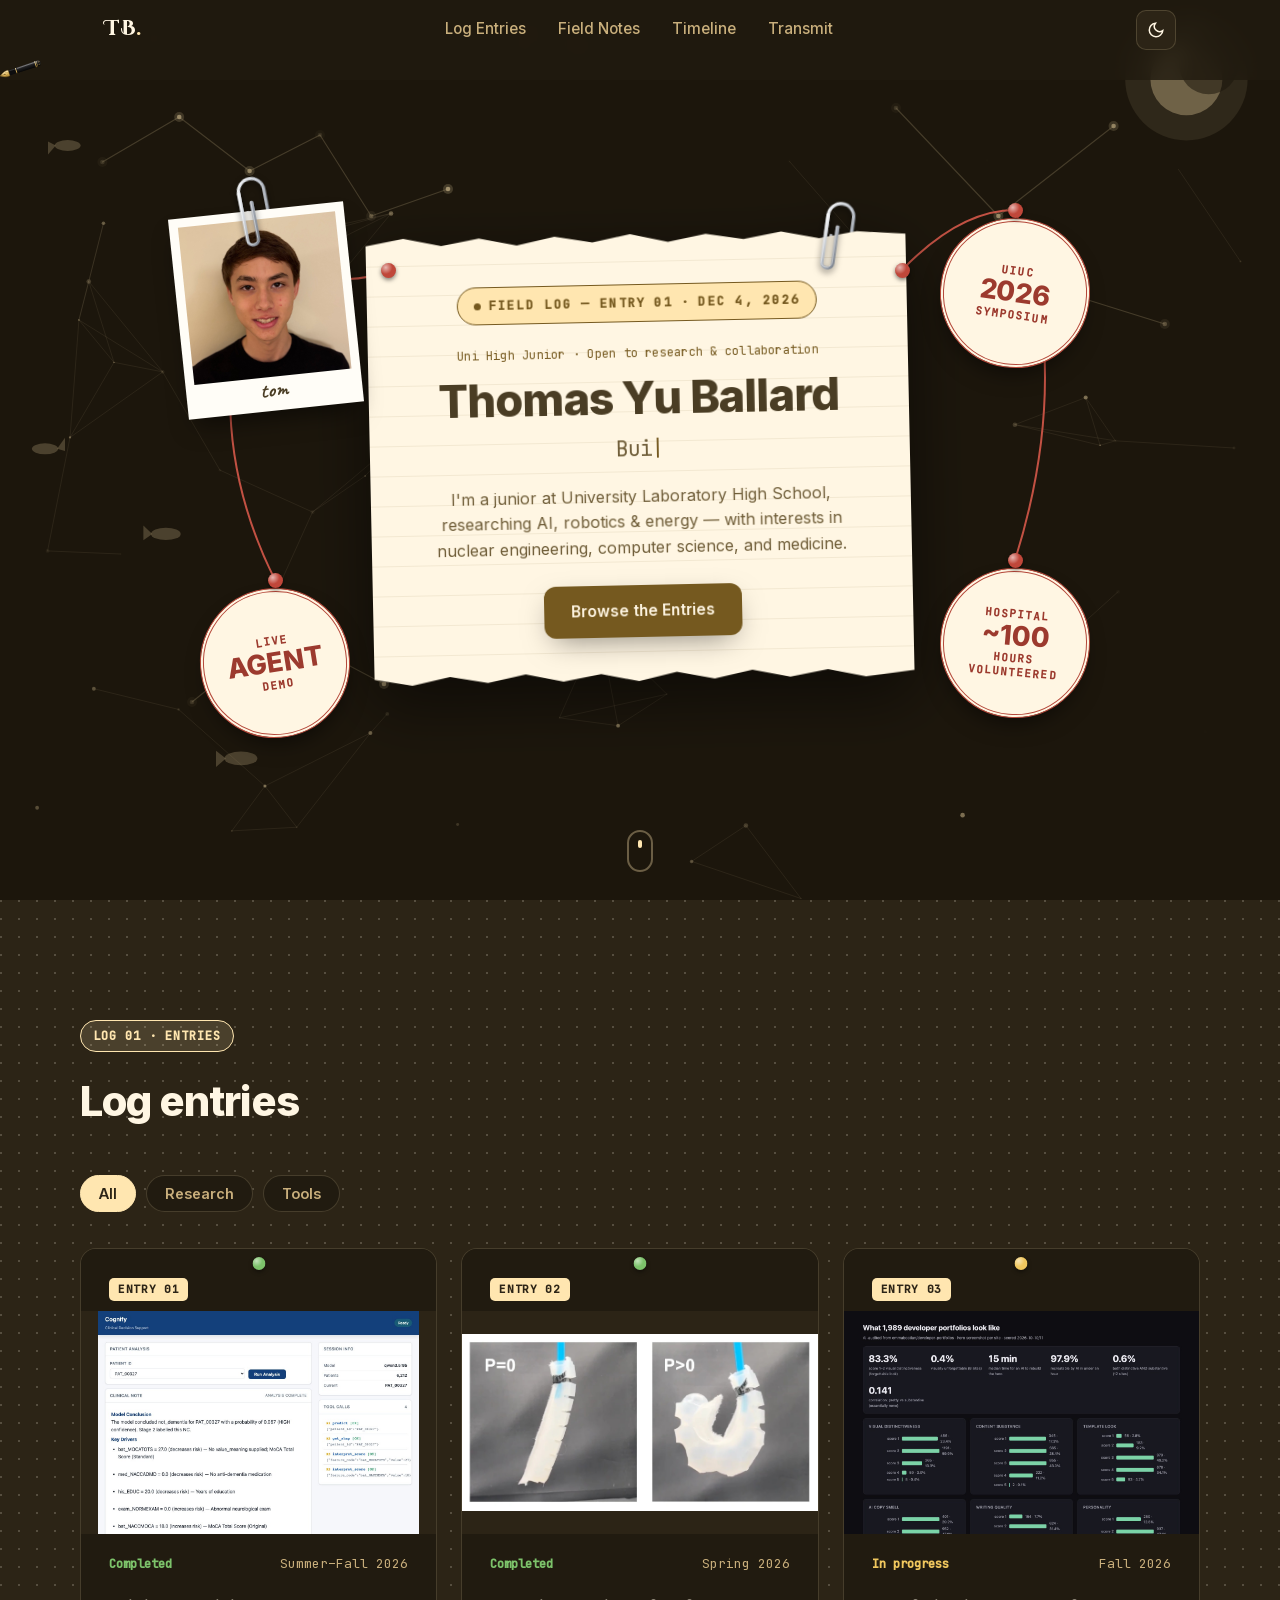
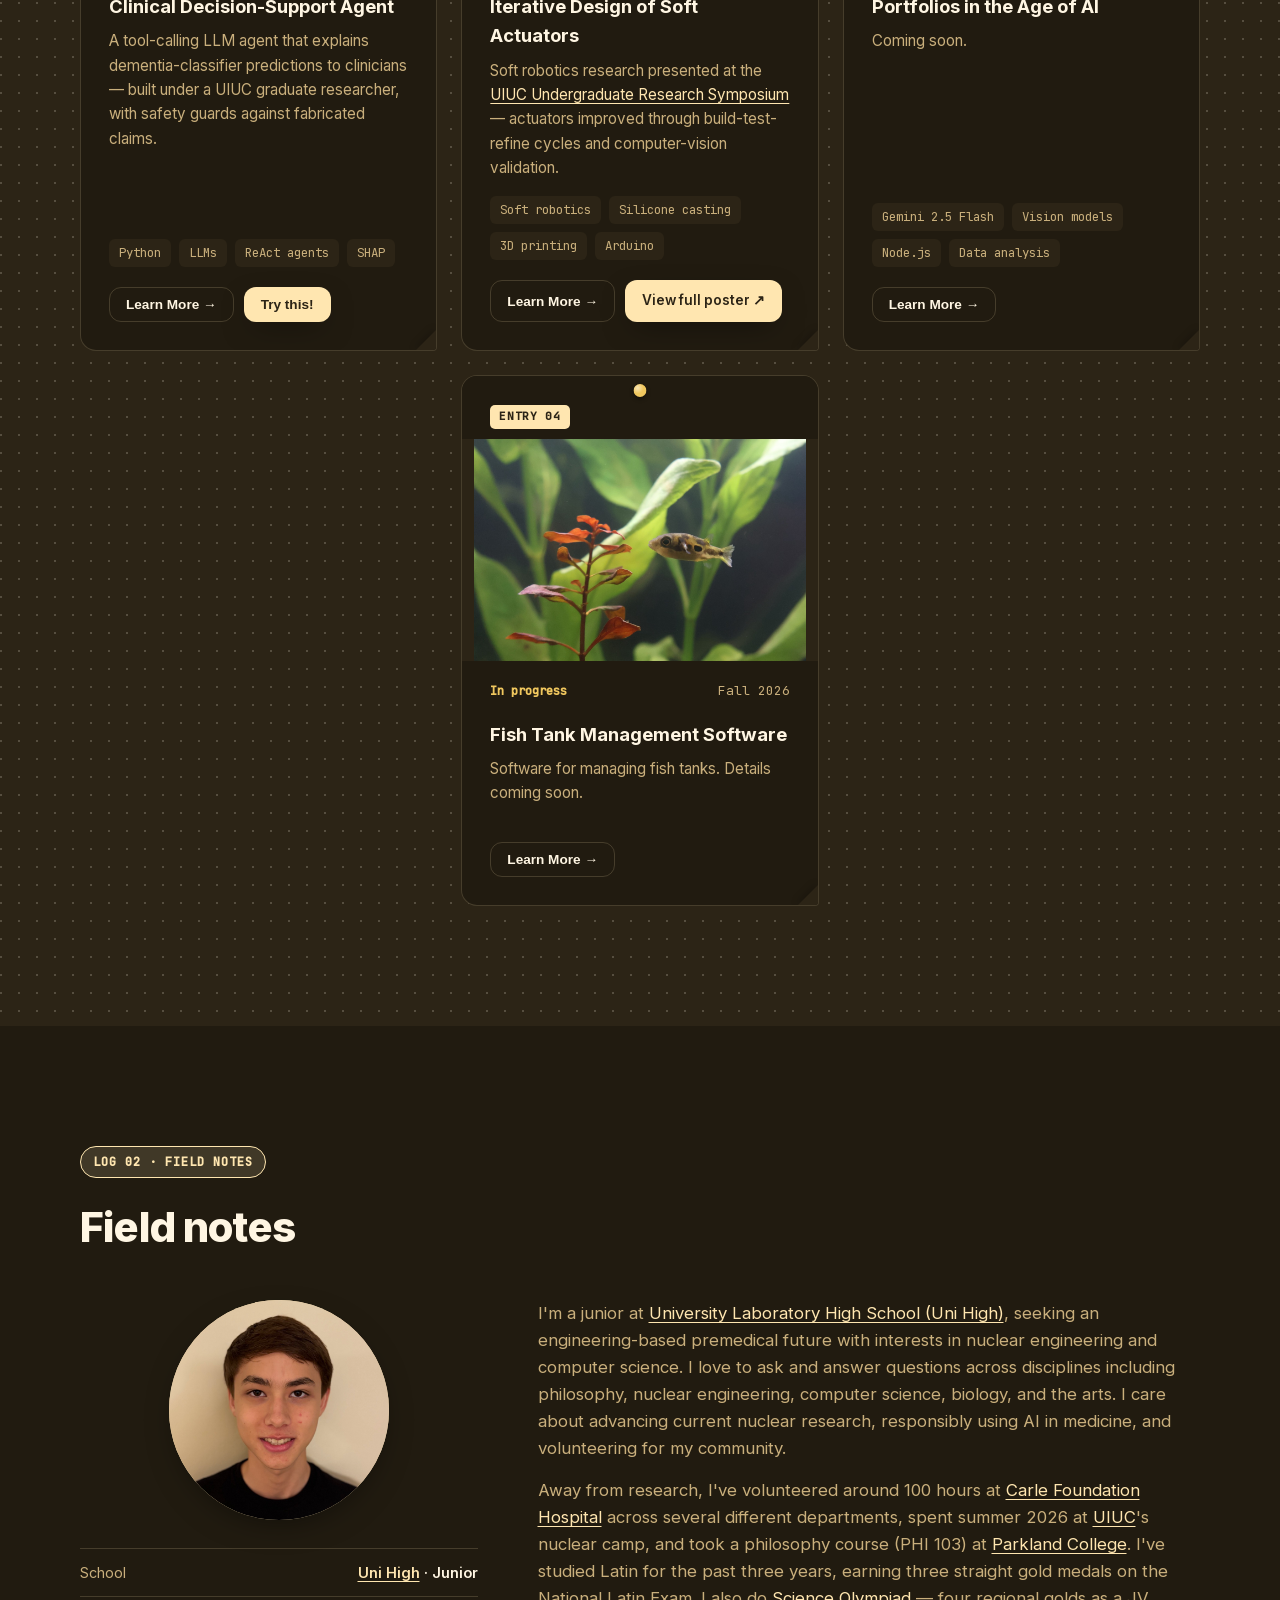
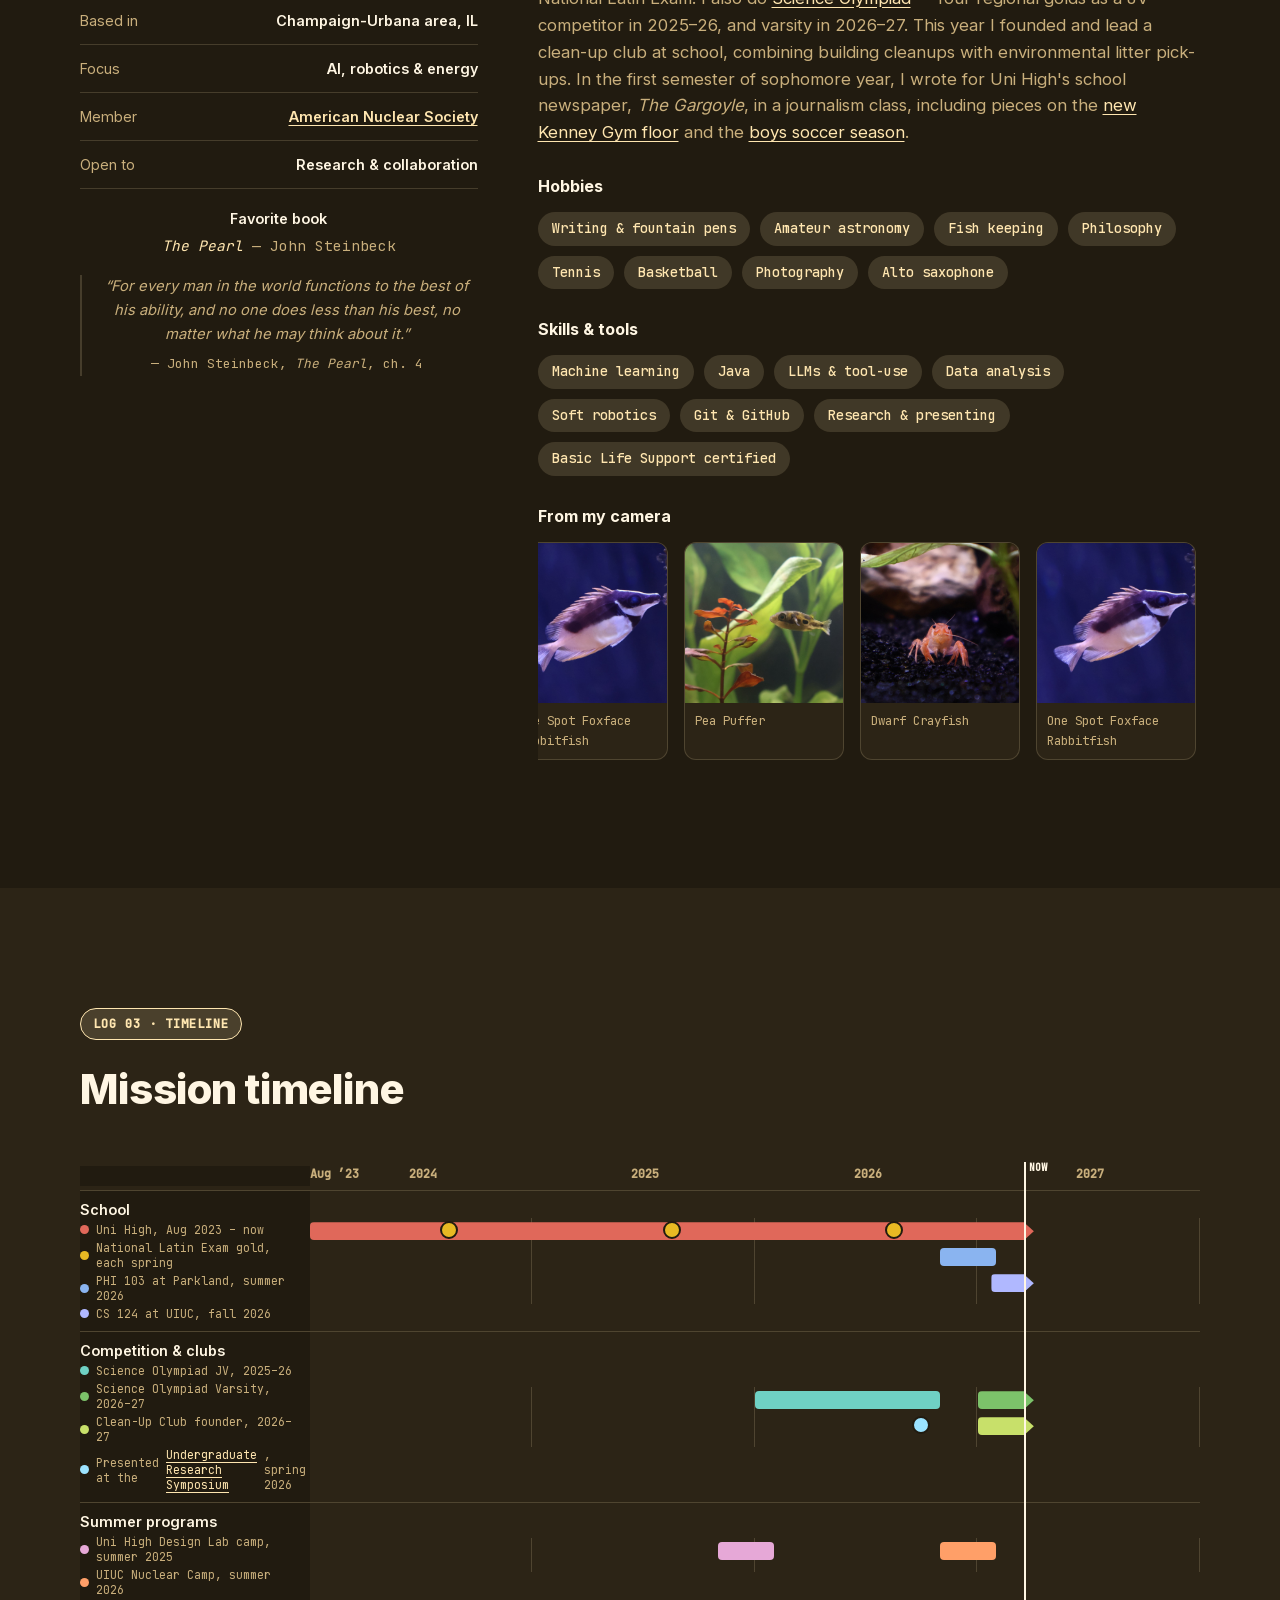
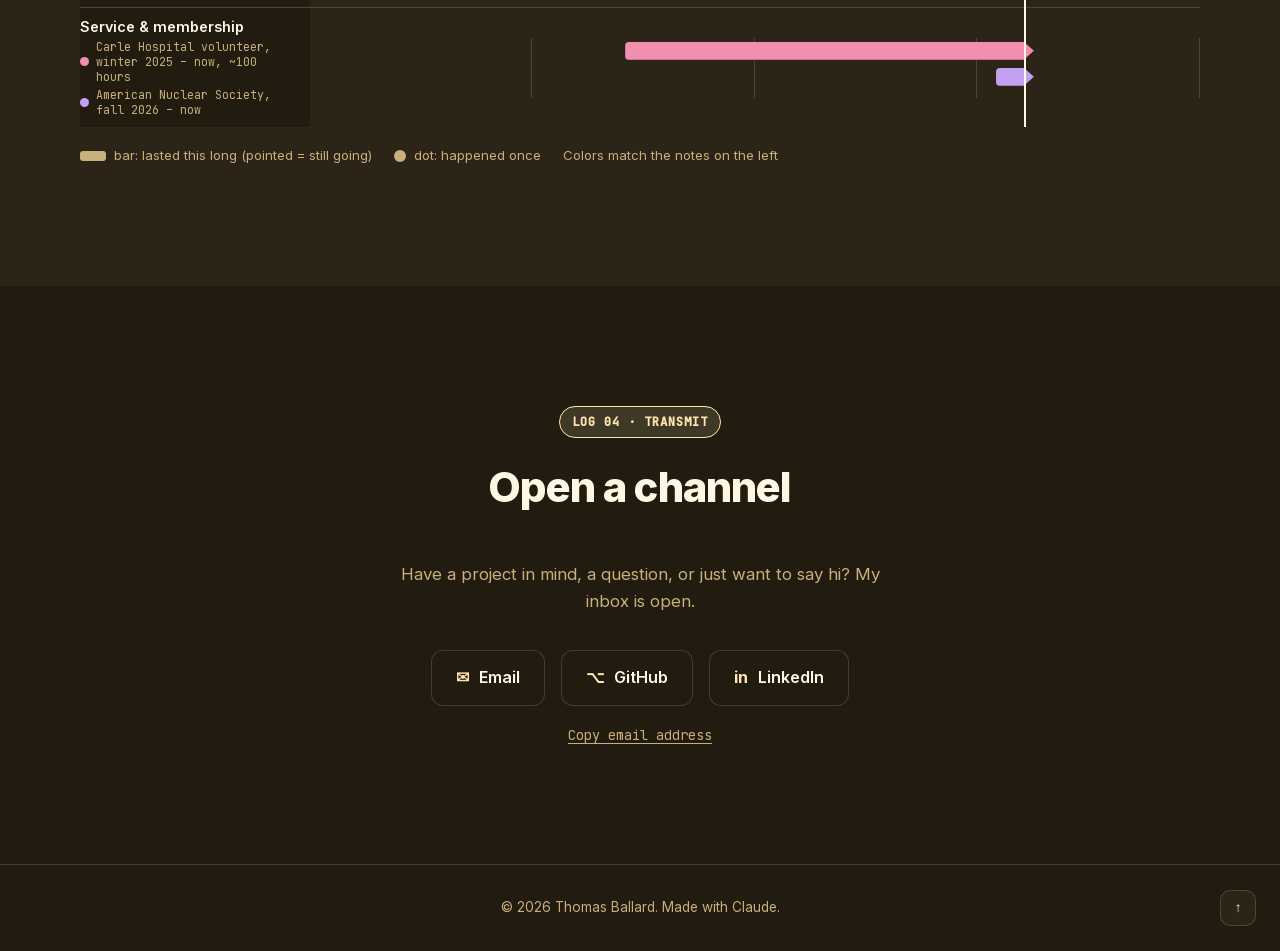
<file: index.html>
<!DOCTYPE html>
<html lang="en">
<head>
<meta charset="UTF-8">
<meta name="viewport" content="width=device-width, initial-scale=1.0">
<title>Thomas Yu Ballard — Portfolio</title>
<meta name="description" content="Thomas Yu Ballard — high school researcher working in AI, robotics &amp; nuclear science.">
<meta http-equiv="Content-Security-Policy" content="default-src 'self'; script-src 'self'; style-src 'self' 'unsafe-inline'; font-src 'self'; img-src 'self' data:; connect-src 'self'; object-src 'none'; base-uri 'self'; form-action 'none'">
<meta name="theme-color" content="#211b10">
<meta property="og:type" content="website">
<meta property="og:title" content="Thomas Yu Ballard — Portfolio">
<meta property="og:description" content="High school researcher working in AI, robotics &amp; nuclear science.">
<script type="application/ld+json">
{
  "@context": "https://schema.org",
  "@type": "Person",
  "name": "Thomas Yu Ballard",
  "alternateName": "Thomas Ballard",
  "url": "https://thomasyuballard.web.illinois.edu/",
  "sameAs": [
    "https://github.com/Tom-B-tech",
    "https://www.linkedin.com/in/thomas-ballard-8a093a439"
  ],
  "knowsAbout": ["Artificial intelligence", "Soft robotics", "Nuclear engineering", "Computer science"]
}
</script>
<link rel="canonical" href="https://thomasyuballard.web.illinois.edu/">
<meta property="og:url" content="https://thomasyuballard.web.illinois.edu/">
<meta property="og:image" content="https://thomasyuballard.web.illinois.edu/assets/og-image.jpg">
<meta property="og:image:width" content="1200">
<meta property="og:image:height" content="630">
<meta property="og:image:alt" content="Thomas Yu Ballard's portfolio: a name card pinned to a board with his photo, round stamps and red string">
<meta name="twitter:card" content="summary_large_image">
<meta name="twitter:image" content="https://thomasyuballard.web.illinois.edu/assets/og-image.jpg">
<link rel="icon" href="/favicon.ico" sizes="48x48">
<link rel="icon" href="assets/favicon.svg?v=2" type="image/svg+xml" sizes="any">
<link rel="icon" href="assets/favicon-48.png?v=3" type="image/png" sizes="48x48">
<link rel="icon" href="assets/favicon-192.png?v=3" type="image/png" sizes="192x192">
<link rel="icon" href="assets/favicon-32.png?v=2" type="image/png" sizes="32x32">
<link rel="apple-touch-icon" href="assets/apple-touch-icon.png?v=2">
<link rel="preload" href="assets/fonts/inter-latin.woff2" as="font" type="font/woff2" crossorigin>
<link rel="stylesheet" href="assets/fonts.css?v=1">
<link rel="stylesheet" href="css/style.css?v=60">
</head>
<body>

<header class="nav" id="nav">
  <div class="nav-inner">
    <div class="nav-brand">
      <a href="#top" class="logo">TB<span class="logo-dot">.</span></a>
    </div>

    <nav class="nav-links" id="navLinks">
      <a href="#projects" data-nav>Log Entries</a>
      <a href="#about" data-nav>Field Notes</a>
      <a href="#resume" data-nav>Timeline</a>
      <a href="#contact" data-nav>Transmit</a>
    </nav>

    <div class="nav-actions">
      <button class="theme-toggle" id="themeToggle" aria-label="Toggle dark mode" title="Toggle theme">
        <svg class="icon-sun" viewBox="0 0 24 24" fill="none" stroke="currentColor" stroke-width="2"><circle cx="12" cy="12" r="4"/><path d="M12 2v2M12 20v2M4.93 4.93l1.41 1.41M17.66 17.66l1.41 1.41M2 12h2M20 12h2M6.34 17.66l-1.41 1.41M19.07 4.93l-1.41 1.41"/></svg>
        <svg class="icon-moon" viewBox="0 0 24 24" fill="none" stroke="currentColor" stroke-width="2"><path d="M21 12.79A9 9 0 1111.21 3 7 7 0 0021 12.79z"/></svg>
      </button>
      <button class="menu-toggle" id="menuToggle" aria-label="Toggle menu">
        <span></span><span></span><span></span>
      </button>
    </div>
  </div>
  <div class="ink-strip" aria-hidden="true">
    <svg id="inkSvg">
      <defs>
        <linearGradient id="inkBarrel" x1="0" y1="0" x2="0" y2="1"><stop offset="0" stop-color="#4a4a4d"/><stop offset=".45" stop-color="#1c1c1e"/><stop offset="1" stop-color="#050505"/></linearGradient>
        <linearGradient id="inkGold" x1="0" y1="0" x2="0" y2="1"><stop offset="0" stop-color="#fff0c4"/><stop offset=".55" stop-color="#e2bb62"/><stop offset="1" stop-color="#a98332"/></linearGradient>
      </defs>
      <path id="inkLine"/>
      <circle id="inkPool" r="2.2"/>
      <g id="inkPen"><g transform="scale(.42)">
        <path d="M21 -6.6 L40 -5.8 L40 5.8 L21 6.6 Z" fill="#0d0d0e"/>
        <path d="M23 -5 L38 -4.5" stroke="rgba(255,255,255,.28)" stroke-width="1.2" stroke-linecap="round"/>
        <path d="M0 0 C3 -1.4 8 -4.6 13 -6.4 C16 -7.3 19 -7.4 22.5 -7 L22.5 7 C19 7.4 16 7.3 13 6.4 C8 4.6 3 1.4 0 0 Z" fill="url(#inkGold)" stroke="#8a6a25" stroke-width=".8" stroke-linejoin="round"/>
        <path d="M.4 0 L11.2 0" stroke="#5c4519" stroke-width="1" stroke-linecap="round"/>
        <circle cx="12.4" cy="0" r="1.5" fill="#5c4519"/>
        <path d="M14.5 -3.6 Q18.5 -2.4 21 -1.4 M14.5 3.6 Q18.5 2.4 21 1.4" fill="none" stroke="#a98332" stroke-width=".8" stroke-linecap="round"/>
        <rect x="39.6" y="-6.4" width="2.4" height="12.8" fill="url(#inkGold)"/>
        <path d="M42 -6.4 L96 -6.8 Q102 -6.8 102 0 Q102 6.8 96 6.8 L42 6.4 Z" fill="url(#inkBarrel)"/>
        <path d="M45 -4.4 L92 -4.9" stroke="rgba(255,255,255,.4)" stroke-width="1.6" stroke-linecap="round"/>
        <rect x="88" y="-7" width="2" height="14" fill="url(#inkGold)"/>
        <rect x="92" y="-6.9" width="1.2" height="13.8" fill="url(#inkGold)"/>
        <path d="M96 -3 L100 -3 M96 3 L100 3" stroke="#e2bb62" stroke-width=".9"/>
      </g></g>
    </svg>
  </div>
</header>

<main id="top">

  <!-- HERO -->
  <section class="hero" id="hero">
    <canvas id="particles" aria-hidden="true"></canvas>
    <svg width="0" height="0" style="position:absolute" aria-hidden="true" focusable="false">
      <defs>
        <linearGradient id="clipMetal" x1="0" y1="0" x2="1" y2="1"><stop offset="0" stop-color="#f4f6f9"/><stop offset=".5" stop-color="#aeb4be"/><stop offset="1" stop-color="#7d848f"/></linearGradient>
        <symbol id="paperclip" viewBox="0 0 48 92">
          <path d="M22 30 V70 a6 6 0 0 1 -12 0 V18 a14 14 0 0 1 28 0 V76 a11 11 0 0 1 -22 0 V40" fill="none" stroke="url(#clipMetal)" stroke-width="3.6" stroke-linecap="round" stroke-linejoin="round"/>
          <path d="M22 30 V70 a6 6 0 0 1 -12 0 V18 a14 14 0 0 1 28 0 V76 a11 11 0 0 1 -22 0 V40" fill="none" stroke="rgba(255,255,255,.55)" stroke-width=".9" stroke-linecap="round" stroke-linejoin="round" transform="translate(-.8 -.8)"/>
        </symbol>
        <symbol id="paperclip-front" viewBox="0 0 48 92">
          <path d="M22 30 V70 a6 6 0 0 1 -12 0 V18" fill="none" stroke="url(#clipMetal)" stroke-width="3.6" stroke-linecap="round" stroke-linejoin="round"/>
          <path d="M22 30 V70 a6 6 0 0 1 -12 0 V18" fill="none" stroke="rgba(255,255,255,.55)" stroke-width=".9" stroke-linecap="round" stroke-linejoin="round" transform="translate(-.8 -.8)"/>
        </symbol>
      </defs>
    </svg>
    <div class="hero-board">
      <svg class="board-string" viewBox="0 0 980 600" aria-hidden="true">
        <path d="M116 60 Q170 130 238 100"/><path d="M752 100 Q810 40 865 40"/><path d="M865 40 Q925 200 865 390"/><path d="M116 60 Q40 240 125 410"/>
      </svg>
      <i class="pin" style="left:231px;top:93px"></i><i class="pin" style="left:745px;top:93px"></i>
      <i class="pin" style="left:858px;top:33px"></i><i class="pin" style="left:118px;top:403px"></i><i class="pin" style="left:858px;top:383px"></i>

      <figure class="hero-photo">
        <svg class="paperclip clip-photo clip-back" aria-hidden="true"><use href="#paperclip"/></svg>
        <div class="photo-paper">
          <img src="assets/photo.jpg" alt="Thomas Yu Ballard" width="800" height="800">
          <figcaption>tom</figcaption>
        </div>
        <svg class="paperclip clip-photo clip-front" aria-hidden="true"><use href="#paperclip-front"/></svg>
      </figure>

      <div class="hero-card">
        <div class="hero-inner">
          <p class="hero-stamp reveal"><span class="hero-stamp-dot"></span>FIELD LOG — ENTRY <span id="heroEntry">01</span> · <span id="heroDate"></span></p>
          <p class="hero-eyebrow reveal">Uni High Junior · Open to research &amp; collaboration</p>
          <h1 class="hero-title reveal">Thomas Yu Ballard</h1>
          <p class="hero-subtitle reveal">
            <span class="typewriter" id="typewriter"></span><span class="cursor">|</span>
          </p>
          <p class="hero-desc reveal">
            I'm a junior at University Laboratory High School, researching AI, robotics &amp;
            energy — with interests in nuclear engineering, computer science, and medicine.
          </p>
          <div class="hero-cta reveal">
            <a href="#projects" class="btn btn-primary">Browse the Entries</a>
          </div>
        </div>
        <svg class="paperclip clip-card clip-back" aria-hidden="true"><use href="#paperclip"/></svg>
        <svg class="paperclip clip-card clip-front" aria-hidden="true"><use href="#paperclip-front"/></svg>
      </div>

      <div class="badge b1"><div><small>UIUC</small><b>2026</b><small>SYMPOSIUM</small></div></div>
      <div class="badge b2"><div><small>LIVE</small><b>AGENT</b><small>DEMO</small></div></div>
      <div class="badge b3"><div><small>HOSPITAL</small><b>~100</b><small>HOURS VOLUNTEERED</small></div></div>
    </div>
    <a href="#projects" class="scroll-indicator" aria-label="Scroll down">
      <span></span>
    </a>
  </section>

  <!-- PROJECTS -->
  <section class="section section-cork" id="projects">
    <div class="section-inner">
      <p class="section-tag reveal">LOG 01 · ENTRIES</p>
      <h2 class="section-title reveal">Log entries</h2>

      <div class="filter-bar reveal" id="filterBar">
        <!-- Filter buttons are generated from projects-data.js -->
      </div>

      <div class="projects-grid" id="projectsGrid">
        <noscript><p>Projects need JavaScript to display. Please enable it to view them.</p></noscript>
      </div>
    </div>
  </section>

  <!-- PROJECT DETAIL MODAL -->
  <dialog class="project-dialog" id="projectDialog" aria-labelledby="dialogTitle">
    <div class="dialog-header">
      <button class="dialog-close" id="dialogClose" type="button" aria-label="Close project">✕</button>
    </div>
    <div class="dialog-scroll" id="dialogBody"></div>
  </dialog>

  <!-- ABOUT -->
  <section class="section" id="about">
    <div class="section-inner">
      <p class="section-tag reveal">LOG 02 · FIELD NOTES</p>
      <h2 class="section-title reveal">Field notes</h2>

      <div class="about-grid">
        <div class="avatar-wrap reveal">
          <div class="avatar">
            <img src="assets/photo.jpg" alt="Thomas Yu Ballard" loading="lazy">
          </div>
          <ul class="about-facts">
            <li><span>School</span><strong><a class="text-link" href="https://uni.illinois.edu/" target="_blank" rel="noopener">Uni High</a> · Junior</strong></li>
            <li><span>Based in</span><strong>Champaign-Urbana area, IL</strong></li>
            <li><span>Focus</span><strong>AI, robotics &amp; energy</strong></li>
            <li><span>Member</span><strong><a class="text-link" href="https://www.ans.org/" target="_blank" rel="noopener">American Nuclear Society</a></strong></li>
            <li><span>Open to</span><strong>Research &amp; collaboration</strong></li>
          </ul>
          <p class="favorite-book"><span>Favorite book</span><em>The Pearl</em> — John Steinbeck</p>
          <blockquote class="about-quote">
            <p>&ldquo;For every man in the world functions to the best of his ability, and no one does less than his best, no matter what he may think about it.&rdquo;</p>
            <cite>— John Steinbeck, <em>The Pearl</em>, ch. 4</cite>
          </blockquote>
        </div>

        <div class="about-body reveal">
          <p class="about-text">
            I'm a junior at <a class="text-link" href="https://uni.illinois.edu/" target="_blank" rel="noopener">University Laboratory High School (Uni High)</a>, seeking an
            engineering-based premedical future with interests in nuclear engineering
            and computer science. I love to ask and answer questions across disciplines
            including philosophy, nuclear engineering, computer science, biology, and the
            arts. I care about advancing current nuclear research, responsibly using AI
            in medicine, and volunteering for my community.
          </p>
          <details class="about-more">
            <summary><span class="more-open">More about me</span><span class="more-close">Show less</span></summary>
            <p class="about-text">
              Away from research, I've volunteered around 100 hours at <a class="text-link" href="https://carle.org/" target="_blank" rel="noopener">Carle Foundation
              Hospital</a> across several different departments, spent summer 2026 at <a class="text-link" href="https://illinois.edu/" target="_blank" rel="noopener">UIUC</a>'s
              nuclear camp, and took a philosophy course (PHI 103) at <a class="text-link" href="https://www.parkland.edu/" target="_blank" rel="noopener">Parkland College</a>.
              I've studied Latin for the past three years, earning three straight gold
              medals on the National Latin Exam. I also do <a class="text-link" href="https://www.soinc.org/" target="_blank" rel="noopener">Science Olympiad</a> — four
              regional golds as a JV competitor in 2025–26, and varsity in 2026–27. This
              year I founded and lead a clean-up club at school, combining building cleanups
              with environmental litter pick-ups. In the first semester of sophomore year, I wrote for
              Uni High's school newspaper, <em>The Gargoyle</em>, in a journalism class, including pieces on the
              <a class="text-link" href="https://gargoyle.uni.illinois.edu/6164/features/new-kenney-gym-floor-keeps-students-safer-and-looks-better/" target="_blank" rel="noopener">new Kenney Gym floor</a>
              and the <a class="text-link" href="https://gargoyle.uni.illinois.edu/6359/sports/the-uni-high-boys-soccer-team-wraps-up-their-season/" target="_blank" rel="noopener">boys soccer season</a>.
            </p>

            <h3 class="about-sub">Hobbies</h3>
            <ul class="about-tags">
              <li>Writing &amp; fountain pens</li>
              <li>Amateur astronomy</li>
              <li>Fish keeping</li>
              <li>Philosophy</li>
              <li>Tennis</li>
              <li>Basketball</li>
              <li>Photography</li>
              <li>Alto saxophone</li>
            </ul>

            <h3 class="about-sub">Skills &amp; tools</h3>
            <ul class="about-tags">
              <li>Machine learning</li>
              <li>Java</li>
              <li>LLMs &amp; tool-use</li>
              <li>Data analysis</li>
              <li>Soft robotics</li>
              <li>Git &amp; GitHub</li>
              <li>Research &amp; presenting</li>
              <li>Basic Life Support certified</li>
            </ul>

            <h3 class="about-sub">From my camera</h3>
            <div class="photo-strip">
              <figure class="photo-card">
                <img src="assets/hobby-fish.jpg" loading="lazy"
                     alt="A black-and-white fish with a dark saddle marking, swimming in deep blue water">
                <figcaption>One Spot Foxface Rabbitfish</figcaption>
              </figure>
              <figure class="photo-card">
                <img src="assets/hobby-pea-puffer.jpg" loading="lazy"
                     alt="A small pea puffer fish hovering among green and red aquarium plants">
                <figcaption>Pea Puffer</figcaption>
              </figure>
              <figure class="photo-card">
                <img src="assets/hobby-dwarf-crayfish.jpg" loading="lazy"
                     alt="A pale orange dwarf crayfish facing the camera on dark gravel">
                <figcaption>Dwarf Crayfish</figcaption>
              </figure>
            </div>
          </details>
        </div>
      </div>
    </div>
  </section>

  <!-- RESUME -->
  <section class="section section-alt" id="resume">
    <div class="section-inner">
      <p class="section-tag reveal">LOG 03 · TIMELINE</p>
      <h2 class="section-title reveal">Mission timeline</h2>

      <div class="tl reveal" id="timeline"><div class="tl-now"></div></div>
      <div class="tl-key reveal"><span><i class="b"></i>bar: lasted this long (pointed = still going)</span><span><i class="d"></i>dot: happened once</span><span>Colors match the notes on the left</span></div>
    </div>
  </section>

  <!-- CONTACT -->
  <section class="section" id="contact">
    <div class="section-inner contact-inner">
      <p class="section-tag reveal">LOG 04 · TRANSMIT</p>
      <h2 class="section-title reveal">Open a channel</h2>
      <p class="contact-desc reveal">
        Have a project in mind, a question, or just want to say hi? My inbox is open.
      </p>
      <div class="contact-links reveal">
        <a href="#contact" class="contact-link" id="emailLink" data-u="tyb" data-d="illinois.edu">
          <span class="contact-icon">✉</span> Email
        </a>
        <a href="https://github.com/Tom-B-tech" target="_blank" rel="noopener" class="contact-link">
          <span class="contact-icon">⌥</span> GitHub
        </a>
        <a href="https://www.linkedin.com/in/thomas-ballard-8a093a439" target="_blank" rel="noopener" class="contact-link">
          <span class="contact-icon">in</span> LinkedIn
        </a>
      </div>
      <button class="copy-email reveal" id="copyEmail" type="button" data-u="tyb" data-d="illinois.edu">Copy email address</button>
      <noscript><p class="contact-desc">Turn on JavaScript to see my email address, or reach me on LinkedIn.</p></noscript>
    </div>
  </section>

</main>

<footer class="footer">
  <p>&copy; <span id="year"></span> Thomas Ballard. Made with Claude.</p>
  <button class="to-top" id="toTop" aria-label="Back to top">↑</button>
</footer>

<div class="toast" id="toast" role="status" aria-live="polite"></div>

<script src="js/projects-data.js?v=30"></script>
<script src="js/cognify-demo-data.js?v=2"></script>
<script src="js/script.js?v=27"></script>
<script src="js/timeline.js?v=7"></script>
</body>
</html>
</file>
<file: assets/fonts.css>
/* Self-hosted fonts (Inter, JetBrains Mono, Cinzel Decorative, Caveat), licensed under the SIL Open Font License 1.1. Latin subset only. */
@font-face{font-family:'Inter';font-style:normal;font-weight:400 800;font-display:swap;src:url(fonts/inter-latin.woff2) format('woff2');unicode-range:U+0000-00FF, U+0131, U+0152-0153, U+02BB-02BC, U+02C6, U+02DA, U+02DC, U+0304, U+0308, U+0329, U+2000-206F, U+20AC, U+2122, U+2191, U+2193, U+2212, U+2215, U+FEFF, U+FFFD;}
@font-face{font-family:'JetBrains Mono';font-style:normal;font-weight:400 500;font-display:swap;src:url(fonts/jetbrains-mono-latin.woff2) format('woff2');unicode-range:U+0000-00FF, U+0131, U+0152-0153, U+02BB-02BC, U+02C6, U+02DA, U+02DC, U+0304, U+0308, U+0329, U+2000-206F, U+20AC, U+2122, U+2191, U+2193, U+2212, U+2215, U+FEFF, U+FFFD;}
@font-face{font-family:'Cinzel Decorative';font-style:normal;font-weight:700;font-display:swap;src:url(fonts/cinzel-decorative-700-latin.woff2) format('woff2');unicode-range:U+0000-00FF, U+0131, U+0152-0153, U+02BB-02BC, U+02C6, U+02DA, U+02DC, U+0304, U+0308, U+0329, U+2000-206F, U+20AC, U+2122, U+2191, U+2193, U+2212, U+2215, U+FEFF, U+FFFD;}
@font-face{font-family:'Cinzel Decorative';font-style:normal;font-weight:900;font-display:swap;src:url(fonts/cinzel-decorative-900-latin.woff2) format('woff2');unicode-range:U+0000-00FF, U+0131, U+0152-0153, U+02BB-02BC, U+02C6, U+02DA, U+02DC, U+0304, U+0308, U+0329, U+2000-206F, U+20AC, U+2122, U+2191, U+2193, U+2212, U+2215, U+FEFF, U+FFFD;}
@font-face{font-family:'Caveat';font-style:normal;font-weight:600 700;font-display:swap;src:url(fonts/caveat-latin.woff2) format('woff2');unicode-range:U+0000-00FF, U+0131, U+0152-0153, U+02BB-02BC, U+02C6, U+02DA, U+02DC, U+0304, U+0308, U+0329, U+2000-206F, U+20AC, U+2122, U+2191, U+2193, U+2212, U+2215, U+FEFF, U+FFFD;}
</file>
<file: css/style.css>
:root{
  /* Dark is the site's default theme. */
  --bg:#211b10;
  --bg-alt:#2c2416;
  --text:#fff6e3;
  --text-muted:#c9af7c;
  --border:rgba(237,215,168,0.18);
  --accent:#ffe6b0;
  --accent-soft:rgba(255,230,176,0.14);
  --accent-text:#2c2416;
  --shadow:0 10px 30px -10px rgba(0,0,0,0.5);
  --radius:16px;
  --nav-h:80px;
  --status-progress:#f0c75e;
  --status-completed:#7cc26a;
  --status-muted:#c9af7c;
  --font-sans:'Inter',-apple-system,BlinkMacSystemFont,'Segoe UI',sans-serif;
  --font-mono:'JetBrains Mono',monospace;
  --c-uni:#e0685a;--c-nle:#e8b923;--c-jv:#6fd1c4;--c-var:#7cc26a;--c-club:#c8e06a;--c-phi:#8ab4f0;--c-camp:#ff9f68;--c-carle:#f08fb0;--c-ans:#c3a0f0;--c-sym:#9be3ff;--c-cs:#b0b8ff;--c-lab:#e6a8d7;--tl-now:#fff6e3;
}

:root[data-theme="light"]{
  --bg:#fff6e3;
  --bg-alt:#f6e6c5;
  --text:#4a3d24;
  --text-muted:#6f5d38;
  --border:rgba(135,105,42,0.22);
  --accent:#75591f;
  --accent-soft:#ffe6b0;
  --accent-text:#fff6e3;
  --shadow:0 10px 30px -10px rgba(84,71,43,0.25);
  --status-progress:#8a6508;
  --status-completed:#4a7c3f;
  --status-muted:#6f5d38;
  --c-uni:#b23a2e;--c-nle:#b8860b;--c-jv:#1f8a80;--c-var:#3f7a2f;--c-club:#6f8f1c;--c-phi:#3b6fc4;--c-camp:#d2691e;--c-carle:#c23b6b;--c-ans:#7a4fc0;--c-sym:#0d7aa8;--c-cs:#4a55c9;--c-lab:#a8408f;--tl-now:#4a3d24;
}

*{box-sizing:border-box;margin:0;padding:0;}
html{scroll-behavior:smooth;scrollbar-width:thin;scrollbar-color:var(--accent) var(--bg-alt);}
::-webkit-scrollbar{width:10px;height:10px;}
::-webkit-scrollbar-track{background:var(--bg-alt);}
::-webkit-scrollbar-thumb{background:var(--accent);border-radius:999px;border:2px solid var(--bg-alt);}
::-webkit-scrollbar-thumb:hover{background:var(--text);}
body{
  font-family:var(--font-sans);
  background:var(--bg);
  color:var(--text);
  line-height:1.6;
  -webkit-font-smoothing:antialiased;
  transition:background .3s ease,color .3s ease;
  overflow-x:hidden;
}
img{max-width:100%;display:block;}
a{color:inherit;text-decoration:none;}
ul{list-style:none;}

/* NAV */
.nav{
  position:fixed;top:0;left:0;right:0;height:var(--nav-h);
  z-index:900;-webkit-backdrop-filter:blur(10px);backdrop-filter:blur(10px);
  background:var(--bg);
  background:color-mix(in srgb, var(--bg) 80%, transparent);
  border-bottom:1px solid transparent;
  transition:border-color .3s ease, background .3s ease;
}
.nav.scrolled{border-bottom-color:var(--border);}
.ink-strip{position:absolute;left:0;right:0;bottom:0;height:22px;pointer-events:none;}
.ink-strip svg{position:absolute;inset:0;width:100%;height:22px;overflow:visible;}
#inkLine{fill:none;stroke:var(--accent);stroke-width:2.2;stroke-linecap:round;stroke-linejoin:round;}
#inkPool{fill:var(--accent);}
.nav-inner{
  max-width:1120px;margin:0 auto;height:calc(100% - 20px);
  display:flex;align-items:center;justify-content:space-between;
  padding:0 24px;
}
.nav-brand{display:flex;align-items:center;gap:14px;}
.logo{font-family:'Cinzel Decorative',var(--font-mono);font-weight:700;font-size:1.3rem;letter-spacing:.5px;color:var(--text);}
.logo-dot{color:var(--accent);}
.nav-links{display:flex;gap:32px;}
.nav-links a{
  font-size:.95rem;font-weight:500;color:var(--text-muted);
  position:relative;padding:4px 0;transition:color .2s ease;
}
.nav-links a:hover,.nav-links a.active{color:var(--text);}
.nav-links a.active::after{
  content:'';position:absolute;left:0;right:0;bottom:-6px;height:2px;background:var(--accent);
  border-radius:2px;
}
.nav-actions{display:flex;align-items:center;gap:12px;}
.theme-toggle,.menu-toggle{
  background:var(--bg-alt);border:1px solid var(--border);border-radius:10px;
  width:40px;height:40px;display:flex;align-items:center;justify-content:center;
  cursor:pointer;color:var(--text);transition:transform .15s ease, background .2s ease;
}
.theme-toggle:hover,.menu-toggle:hover{background:var(--accent-soft);}
.theme-toggle:active{transform:scale(.92);}
.theme-toggle svg{width:18px;height:18px;}
.theme-toggle .icon-sun{display:none;}
.theme-toggle .icon-moon{display:block;}
:root[data-theme="light"] .theme-toggle .icon-sun{display:block;}
:root[data-theme="light"] .theme-toggle .icon-moon{display:none;}
.menu-toggle{display:none;flex-direction:column;gap:4px;}
.menu-toggle span{width:18px;height:2px;background:var(--text);border-radius:2px;transition:.2s;}

/* HERO */
.hero{
  position:relative;min-height:100vh;display:flex;align-items:center;justify-content:center;
  padding:calc(var(--nav-h) + 40px) 24px 80px;overflow:hidden;
  background:#1c160c;
}
#particles{position:absolute;inset:0;z-index:0;opacity:.6;}
.hero-board{position:relative;z-index:1;width:980px;height:600px;flex:none;}
.hero-inner{
  --bg:#fff6e3;--bg-alt:#f6e6c5;--text:#4a3d24;--text-muted:#6f5d38;
  --border:rgba(135,105,42,0.22);--accent:#75591f;--accent-soft:#ffe6b0;--accent-text:#fff6e3;
  position:relative;color:var(--text);text-align:center;
  background-color:var(--bg);
  background-image:repeating-linear-gradient(0deg,transparent 0 29px,rgba(117,89,31,0.09) 29px 30px);
  padding:50px 44px 44px;box-sizing:border-box;
  clip-path:polygon(
    0% 1.5%,7% 0%,14% 1.8%,21% 0.3%,28% 2%,35% 0.2%,42% 1.7%,49% 0%,56% 1.9%,63% 0.3%,70% 1.6%,77% 0.1%,84% 1.8%,91% 0.4%,100% 1.2%,
    100% 98.8%,91% 100%,84% 98.2%,77% 99.7%,70% 98%,63% 99.8%,56% 98.1%,49% 100%,42% 98.3%,35% 99.8%,28% 98%,21% 99.7%,14% 98.2%,7% 100%,0% 98.5%
  );
}
.hero-card{position:absolute;left:220px;top:64px;width:540px;transform:rotate(-1.2deg);filter:drop-shadow(0 22px 34px rgba(0,0,0,0.55));}
.hero-board .hero-eyebrow{font-size:.74rem;letter-spacing:.02em;}
.hero-board .hero-title{font-size:2.8rem;margin-bottom:10px;}
.hero-board .hero-subtitle{margin-bottom:14px;}
.hero-board .hero-desc{max-width:none;font-size:1rem;margin-bottom:24px;}
.board-string{position:absolute;inset:0;width:100%;height:100%;pointer-events:none;overflow:visible;}
.board-string path{fill:none;stroke:#d4584a;stroke-width:2;opacity:.9;}
.pin{
  position:absolute;width:15px;height:15px;border-radius:50%;z-index:5;
  background:radial-gradient(circle at 32% 30%, rgba(255,255,255,0.6), transparent 45%), #c0473a;
  box-shadow:0 2px 4px rgba(0,0,0,0.5);
}
.hero-photo{position:absolute;left:28px;top:40px;width:176px;margin:0;z-index:3;transform:rotate(-6deg);}
.photo-paper{position:relative;background:#fffdf7;padding:9px 9px 34px;box-shadow:0 14px 24px -8px rgba(0,0,0,0.55);}
.hero-photo img{display:block;width:100%;height:auto;aspect-ratio:1;object-fit:cover;}
.hero-photo figcaption{position:absolute;left:0;right:0;bottom:4px;text-align:center;font-family:'Caveat',cursive;font-weight:700;font-size:1.3rem;color:#4a3d24;}
.paperclip{position:absolute;width:44px;height:84px;filter:drop-shadow(0 3px 3px rgba(0,0,0,0.5));}
.clip-back{z-index:-1;}
.clip-front{z-index:6;}
.clip-card{right:46px;top:-30px;transform:rotate(9deg);}
.clip-photo{left:50%;margin-left:-22px;top:-36px;transform:rotate(-5deg);}
.badge{
  position:absolute;width:150px;height:150px;border-radius:50%;z-index:3;
  display:grid;place-items:center;text-align:center;box-sizing:border-box;padding:16px;
  background:#fff6e3;color:#9c3a2e;border:4px double #b5483a;
  box-shadow:0 12px 22px -8px rgba(0,0,0,0.55);transform:rotate(var(--r,0deg));
  font-family:var(--font-mono);font-weight:700;letter-spacing:0.07em;line-height:1.3;
}
.badge small{display:block;font-size:.68rem;}
.badge b{display:block;font-family:var(--font-sans);font-weight:800;font-size:1.7rem;letter-spacing:0;line-height:1.1;}
.badge.b1{left:790px;top:48px;--r:8deg;}
.badge.b2{left:50px;top:418px;--r:-9deg;}
.badge.b3{left:790px;top:398px;--r:5deg;}
@media (max-width:1019px){
  .hero-board{width:100%;max-width:560px;height:auto;margin-top:46px;display:grid;grid-template-columns:repeat(3,1fr);gap:0 10px;justify-items:center;}
  .board-string,.pin{display:none;}
  .hero-card{position:relative;left:auto;top:auto;width:100%;transform:none;grid-column:1/-1;}
  .hero-inner{padding-top:84px;}
  .clip-card{right:28px;top:-34px;width:38px;height:72px;}
  .hero-photo{position:absolute;left:-6px;top:-70px;width:92px;transform:rotate(-8deg);}
  .photo-paper{padding:6px 6px 24px;}
  .hero-photo figcaption{font-size:1rem;bottom:2px;}
  .clip-photo{width:28px;height:54px;margin-left:-14px;top:-26px;}
  .badge,.badge.b1,.badge.b2,.badge.b3{position:relative;left:auto;top:auto;width:min(100%,104px);height:auto;aspect-ratio:1;padding:8px;margin-top:-18px;border-width:3px;}
  .badge small{font-size:.5rem;letter-spacing:.05em;}
  .badge b{font-size:1.15rem;}
  .badge.b1{--r:6deg;}.badge.b2{--r:-5deg;}.badge.b3{--r:4deg;}
  .hero-board .hero-title{font-size:clamp(2rem,8.5vw,3rem);}
}
@media (max-width:640px){
  .hero-inner{padding:46px 24px 38px;}
}
.hero-stamp{
  display:inline-flex;align-items:center;gap:8px;font-family:var(--font-mono);color:var(--accent);
  font-size:.8rem;font-weight:700;margin-bottom:22px;letter-spacing:.1em;text-transform:uppercase;
  padding:8px 16px;border:1px solid var(--accent);border-radius:999px;background:var(--accent-soft);
  white-space:nowrap;max-width:calc(100vw - 48px);overflow-x:auto;
}
.hero-stamp-dot{
  width:7px;height:7px;border-radius:50%;background:var(--accent);color:var(--accent);flex-shrink:0;
  animation:logPulse 1.8s ease-out infinite;
}
@keyframes logPulse{
  0%{box-shadow:0 0 0 0 color-mix(in srgb, currentColor 55%, transparent);}
  70%{box-shadow:0 0 0 6px transparent;}
  100%{box-shadow:0 0 0 0 transparent;}
}
@media (max-width:480px){
  .hero-stamp{white-space:normal;justify-content:center;flex-wrap:wrap;text-align:center;font-size:.68rem;letter-spacing:.06em;padding:7px 12px;overflow:visible;}
}
.hero-eyebrow{
  font-family:var(--font-mono);color:var(--accent);font-size:.95rem;margin-bottom:12px;
  letter-spacing:.02em;
}
.hero-title{
  font-size:clamp(2.6rem,7vw,4.5rem);font-weight:800;letter-spacing:-0.02em;line-height:1.05;
  margin-bottom:18px;
}
.hero-subtitle{
  font-family:var(--font-mono);font-size:clamp(1rem,2.4vw,1.3rem);color:var(--text-muted);
  min-height:1.8em;margin-bottom:20px;
}
.cursor{animation:blink 1s step-start infinite;color:var(--accent);}
@keyframes blink{50%{opacity:0;}}
.hero-desc{color:var(--text-muted);font-size:1.05rem;max-width:560px;margin:0 auto 32px;}
.hero-cta{display:flex;gap:16px;justify-content:center;flex-wrap:wrap;}

.btn{
  display:inline-flex;align-items:center;justify-content:center;
  padding:13px 26px;border-radius:12px;font-weight:600;font-size:.95rem;
  transition:transform .15s ease, box-shadow .2s ease, background .2s ease, border-color .2s ease;
  border:1px solid transparent;cursor:pointer;
}
.btn-primary{background:var(--accent);color:var(--accent-text);box-shadow:var(--shadow);}
.btn-primary:hover{transform:translateY(-2px);}
.btn-ghost{background:transparent;border-color:var(--border);color:var(--text);}
.btn-ghost:hover{background:var(--bg-alt);transform:translateY(-2px);}

.scroll-indicator{
  position:absolute;bottom:28px;left:50%;transform:translateX(-50%);
  width:26px;height:42px;border:2px solid rgba(255,230,176,0.35);border-radius:16px;
  display:flex;justify-content:center;padding-top:8px;
}
.scroll-indicator span{
  width:4px;height:8px;background:#ffe6b0;border-radius:2px;
  animation:scrollDown 1.6s ease infinite;
}
@keyframes scrollDown{
  0%{opacity:1;transform:translateY(0);}
  100%{opacity:0;transform:translateY(14px);}
}

/* SECTIONS */
.section{padding:120px 24px;}
.section-alt{background:var(--bg-alt);}
.section-inner{max-width:1120px;margin:0 auto;}
.section-tag{
  display:inline-block;font-family:var(--font-mono);color:var(--accent);font-weight:700;font-size:.78rem;
  letter-spacing:.08em;margin-bottom:16px;padding:5px 12px;border:1px solid var(--accent);
  border-radius:999px;background:var(--accent-soft);
}
.section-title{
  font-size:clamp(1.8rem,4vw,2.6rem);font-weight:800;letter-spacing:-0.02em;margin-bottom:40px;
}

/* ABOUT */
.about-grid{display:grid;grid-template-columns:.75fr 1.25fr;gap:60px;align-items:start;}
.about-body{min-width:0;}
.about-text{color:var(--text-muted);margin-bottom:16px;font-size:1.05rem;}
.about-more{margin-top:4px;}
.about-more summary{
  display:inline-flex;align-items:center;gap:8px;cursor:pointer;list-style:none;
  font:600 .82rem var(--font-mono);letter-spacing:.04em;color:var(--accent);
  padding:7px 14px;border:1px solid var(--border);border-radius:999px;background:var(--bg-alt);transition:.2s;
}
.about-more summary::-webkit-details-marker{display:none;}
.about-more summary::after{content:'+';font-size:1rem;line-height:1;}
.about-more[open] summary::after{content:'−';}
.about-more summary:hover{border-color:var(--accent);}
.about-more summary:focus-visible{outline:2px solid var(--accent);outline-offset:3px;}
.about-more .more-close{display:none;}
@media (min-width:861px){.about-more summary{display:none;}}
.about-more[open] .more-open{display:none;}
.about-more[open] .more-close{display:inline;}
.about-more[open] summary{margin-bottom:18px;}
.about-sub{font-size:1rem;font-weight:700;margin:28px 0 12px;}
.about-tags{display:flex;flex-wrap:wrap;gap:10px;}
.about-tags li{
  font-family:var(--font-mono);font-size:.85rem;background:var(--accent-soft);color:var(--accent);
  padding:6px 14px;border-radius:999px;font-weight:500;
}
.avatar-wrap{display:flex;flex-direction:column;align-items:center;text-align:center;}
.avatar{
  width:220px;height:220px;border-radius:50%;background:linear-gradient(145deg,var(--accent),#edd7a8);
  display:flex;align-items:center;justify-content:center;box-shadow:var(--shadow);
  overflow:hidden;flex-shrink:0;
}
.avatar span{font-family:var(--font-mono);font-size:3rem;font-weight:700;color:#fff;}
.avatar img{width:100%;height:100%;object-fit:cover;}

.about-facts{width:100%;margin-top:28px;border-top:1px solid var(--border);}
.about-facts li{
  display:flex;justify-content:space-between;gap:12px;padding:12px 0;
  border-bottom:1px solid var(--border);font-size:.9rem;text-align:left;
}
.about-facts li span{color:var(--text-muted);}
.about-facts li strong{font-weight:600;}

.favorite-book{
  margin-top:18px;font-size:.9rem;color:var(--text-muted);font-family:var(--font-mono);
}
.favorite-book span{display:block;font-family:var(--font-sans);color:var(--text);font-weight:600;margin-bottom:4px;}
.favorite-book em{color:var(--accent);font-style:italic;}

.about-quote{
  margin-top:18px;padding-left:14px;border-left:2px solid var(--border);
}
.about-quote p{font-style:italic;color:var(--text-muted);font-size:.92rem;margin-bottom:4px;}
.about-quote cite{font-size:.8rem;color:var(--text-muted);font-family:var(--font-mono);font-style:normal;}

.photo-strip{
  display:flex;gap:16px;overflow-x:auto;max-width:100%;padding-bottom:8px;
  scrollbar-width:thin;scrollbar-color:var(--accent) var(--bg-alt);
}
.photo-strip::-webkit-scrollbar{height:8px;}
.photo-strip::-webkit-scrollbar-track{background:var(--bg-alt);border-radius:999px;}
.photo-strip::-webkit-scrollbar-thumb{background:var(--accent);border-radius:999px;}
.photo-strip::-webkit-scrollbar-thumb:hover{background:var(--text);}
.photo-card{
  flex:0 0 160px;border-radius:12px;overflow:hidden;border:1px solid var(--border);background:var(--bg-alt);
}
.photo-card img{width:160px;height:160px;object-fit:cover;display:block;}
.photo-card figcaption{font-size:.78rem;color:var(--text-muted);padding:8px 10px;font-family:var(--font-mono);}

/* PROJECTS */
.filter-bar{display:flex;gap:10px;margin-bottom:36px;flex-wrap:wrap;}
.filter-btn{
  font-family:var(--font-sans);font-weight:600;font-size:.9rem;padding:9px 18px;
  border-radius:999px;border:1px solid var(--border);background:var(--bg);color:var(--text-muted);
  cursor:pointer;transition:.2s ease;
}
.filter-btn:hover{color:var(--text);}
.filter-btn.active{background:var(--accent);color:var(--accent-text);border-color:var(--accent);}

.section-cork{
  position:relative;
  background-color:var(--bg-alt);
  background-image:radial-gradient(circle at 1px 1px, color-mix(in srgb, var(--text) 20%, transparent) 1.1px, transparent 0);
  background-size:18px 18px;
}
:root[data-theme="light"] .section-cork{
  background-image:radial-gradient(circle at 1px 1px, color-mix(in srgb, var(--text) 9%, transparent) 1px, transparent 0);
}

.projects-grid{display:grid;grid-template-columns:repeat(3,1fr);gap:24px;}
@media (min-width:861px){
  .projects-grid{grid-template-columns:repeat(6,1fr);}
  .project-card{grid-column:span 2;}
  .project-card:last-child:nth-child(3n+1){grid-column:3 / span 2;}
}
.project-card{
  position:relative;background:var(--bg);border:1px solid var(--border);
  border-radius:var(--radius) var(--radius) 4px var(--radius);
  overflow:hidden;transition:transform .25s ease, box-shadow .25s ease;
  display:flex;flex-direction:column;cursor:pointer;text-align:left;
  transform:rotate(var(--card-rot,0deg));
}
.project-card:nth-child(3n+1){--card-rot:-1.4deg;}
.project-card:nth-child(3n+2){--card-rot:1.1deg;}
.project-card:nth-child(3n+3){--card-rot:-0.5deg;}
.project-card:hover{transform:rotate(0deg) translateY(-6px);box-shadow:var(--shadow);z-index:2;}

.project-card::before{
  content:'';position:absolute;top:8px;left:50%;transform:translateX(-50%);
  width:13px;height:13px;border-radius:50%;z-index:3;
  background:radial-gradient(circle at 32% 30%, #fff8, transparent 45%), var(--pin-color,var(--accent));
  box-shadow:0 2px 4px rgba(0,0,0,0.4);
}
.project-card.status-completed{--pin-color:var(--status-completed);}
.project-card.status-progress{--pin-color:var(--status-progress);}
.project-card.status-muted{--pin-color:var(--status-muted);}

.project-card::after{
  content:'';position:absolute;right:0;bottom:0;width:0;height:0;
  border-style:solid;border-width:0 0 20px 20px;
  border-color:transparent transparent var(--bg-alt) transparent;
  filter:drop-shadow(-2px -2px 3px rgba(0,0,0,0.18));
}

.card-media{position:relative;aspect-ratio:16/10;background:var(--bg-alt);overflow:hidden;}
.card-entry-bar{padding:26px 28px 10px;background:var(--bg);}
.card-entry-tag{
  display:inline-block;font-family:var(--font-mono);font-size:.7rem;font-weight:700;
  letter-spacing:.06em;color:var(--accent-text);background:var(--accent);padding:3px 9px;border-radius:5px;
}
.card-media img{width:100%;height:100%;object-fit:contain;display:block;}
.card-placeholder{
  width:100%;height:100%;display:flex;align-items:center;justify-content:center;
  background:linear-gradient(145deg,var(--accent-soft),var(--bg-alt));
}
.card-placeholder span{font-family:var(--font-mono);font-size:2rem;font-weight:700;color:var(--accent);}

.project-card-top{display:flex;justify-content:space-between;align-items:center;padding:20px 28px 0;margin-bottom:18px;}
.project-status{font-family:var(--font-mono);font-size:.78rem;color:var(--accent);font-weight:600;}
.project-status.status-progress,.dialog-tag .status-progress{color:var(--status-progress);}
.project-status.status-completed,.dialog-tag .status-completed{color:var(--status-completed);}
.project-status.status-muted,.dialog-tag .status-muted{color:var(--status-muted);}
.project-year{font-family:var(--font-mono);font-size:.8rem;color:var(--text-muted);}
.project-card h3{font-size:1.15rem;font-weight:700;margin-bottom:8px;padding:0 28px;}
.project-card p{color:var(--text-muted);font-size:.95rem;flex-grow:1;padding:0 28px;}
.project-tags{display:flex;flex-wrap:wrap;gap:8px;margin:16px 28px 0;}
.project-tags span{
  font-family:var(--font-mono);font-size:.78rem;color:var(--text-muted);
  background:var(--bg-alt);padding:4px 10px;border-radius:6px;
}

.card-actions{display:flex;flex-wrap:wrap;gap:10px;padding:20px 28px 28px;margin-top:auto;}
.btn-sm{padding:9px 16px;font-size:.85rem;}

/* PROJECT DETAIL MODAL */
.project-dialog{
  width:min(680px,90vw);max-height:85vh;border:1px solid var(--border);
  border-radius:4px var(--radius) var(--radius) 4px;
  padding:0;color:var(--text);box-shadow:var(--shadow);
  margin:auto;background:var(--bg);overflow:hidden;
}
/* Only lay out as flex while actually open -- an unconditional
   display:flex here would override the browser's own
   dialog:not([open]){display:none} rule (author CSS always beats
   UA CSS regardless of specificity), leaving the dialog visible
   and in-flow after close(), which is what let the page scroll
   through/behind it. */
.project-dialog[open]{display:flex;flex-direction:column;}
.project-dialog::before{
  content:'';position:absolute;left:0;top:0;bottom:0;width:30px;z-index:2;
  background-color:var(--bg-alt);
  background-color:color-mix(in srgb, var(--accent) 10%, var(--bg-alt));
  background-image:radial-gradient(circle at 50% 14px, var(--bg) 0 5px, transparent 5.5px);
  background-size:100% 28px;background-repeat:repeat-y;
  box-shadow:inset -3px 0 6px -2px rgba(0,0,0,0.25);
  border-right:1px solid var(--border);
}
.project-dialog::backdrop{background:rgba(10,10,14,0.6);-webkit-backdrop-filter:blur(2px);backdrop-filter:blur(2px);}

/* A real, non-scrolling header bar -- NOT an overlay -- so scrolled
   content can never pass underneath the close button. */
.dialog-header{
  flex:none;position:relative;z-index:3;margin-left:30px;
  display:flex;justify-content:flex-end;align-items:center;
  padding:14px 16px;background:var(--bg);
  box-shadow:0 1px 0 var(--border);
}
.dialog-scroll{flex:1 1 auto;min-height:0;overflow-y:auto;padding:24px 36px 36px 64px;}
@media (max-width:640px){
  .dialog-header{margin-left:22px;padding:12px 12px;}
  .dialog-scroll{padding:18px 24px 28px 48px;}
  .project-dialog::before{width:22px;}
  .dialog-close{width:30px;height:30px;}
}
.dialog-close{
  position:relative;flex:none;
  width:34px;height:34px;border-radius:9px;border:1px solid var(--border);background:var(--bg-alt);
  color:var(--text);cursor:pointer;font-size:.9rem;
  display:flex;align-items:center;justify-content:center;
}
.dialog-image{width:100%;border-radius:12px;margin-bottom:20px;border:1px solid var(--border);}
.dialog-tag{
  font-family:var(--font-mono);color:var(--accent);font-size:.85rem;font-weight:600;margin-bottom:8px;
}
.project-dialog h2{font-size:1.6rem;font-weight:800;margin-bottom:10px;}
.dialog-tagline{color:var(--text-muted);font-size:1.05rem;margin-bottom:20px;}
.project-dialog p{color:var(--text-muted);margin-bottom:14px;line-height:1.7;}
.project-dialog h4{font-size:1rem;font-weight:700;margin:24px 0 10px;}
.dialog-highlights{padding-left:20px;color:var(--text-muted);}
.dialog-highlights li{margin-bottom:8px;}
.dialog-links{display:flex;gap:12px;flex-wrap:wrap;margin-top:24px;}

/* COGNIFY REPLAY DEMO */
.cognify-demo{
  margin-top:28px;padding:20px;border:1px solid var(--border);border-radius:12px;background:var(--bg-alt);
}
.cognify-demo h4{margin-top:0;}
.demo-synth{margin-top:12px;font:400 .75rem var(--font-mono);color:var(--text-muted);}
.demo-note{
  font-family:var(--font-mono);font-size:.78rem;color:var(--status-progress);
  background:var(--accent-soft);border-radius:8px;padding:8px 12px;margin-bottom:16px;
}
.demo-patients{display:flex;flex-wrap:wrap;gap:8px;margin-bottom:16px;}
.demo-patient-btn{
  font-family:var(--font-sans);font-size:.82rem;font-weight:600;padding:7px 14px;
  border-radius:999px;border:1px solid var(--border);background:var(--bg);color:var(--text-muted);
  cursor:pointer;transition:.2s ease;
}
.demo-patient-btn:hover{color:var(--text);}
.demo-patient-btn.active{background:var(--accent);color:var(--accent-text);border-color:var(--accent);}

.demo-trace{min-height:60px;max-height:320px;overflow-y:auto;margin-bottom:14px;}
.demo-round{
  background:var(--bg);border:1px solid var(--border);border-radius:10px;
  padding:14px 16px;margin-bottom:10px;
}
.demo-round-label{
  font-family:var(--font-mono);font-size:.75rem;color:var(--accent);font-weight:700;
  text-transform:uppercase;letter-spacing:.04em;margin-bottom:6px;
}
.demo-reasoning{color:var(--text);font-style:italic;font-size:.92rem;margin-bottom:10px;}
.demo-tool-call{margin-bottom:10px;}
.demo-tool-name{
  display:inline-block;font-family:var(--font-mono);font-size:.78rem;color:var(--accent-text);
  background:var(--accent);padding:4px 10px;border-radius:6px;word-break:break-all;
}
.demo-observation{
  font-family:var(--font-mono);font-size:.82rem;color:var(--text-muted);margin-bottom:0;
  padding-left:2px;border-left:2px solid var(--border);padding-left:10px;
}
.demo-final-note{
  background:var(--bg);border:1px solid var(--accent);border-radius:10px;padding:16px;margin-top:4px;
}
.demo-final-note h4{margin-top:16px;font-size:.88rem;}
.demo-final-note h4:first-child{margin-top:0;}
.demo-final-note p{font-size:.9rem;margin-bottom:8px;}
.demo-controls{display:flex;gap:10px;}

/* RESUME */

/* Mission timeline: fit-to-width chart, Aug 2023 = month 0, 48 months */
.tl{--n:48;--lab:230px;position:relative;}
.tl-row{display:grid;grid-template-columns:var(--lab) 1fr;align-items:center;border-top:1px solid var(--border);}
.tl-row>*{min-width:0;}
.tl-axisrow{border-top:0;}
.tl-lab{position:relative;z-index:2;background:var(--bg);padding:10px 12px 10px 0;}
.tl-lab b{display:block;font-size:.9rem;font-weight:600;line-height:1.25;}
.tl-lab i{display:flex;align-items:center;gap:7px;font:400 .72rem var(--font-mono);color:var(--text-muted);margin-top:3px;font-style:normal;}
.tl-lab i::before{content:'';flex:none;width:9px;height:9px;border-radius:50%;background:var(--c);}
.tl-track{
  position:relative;height:calc(var(--lanes)*26px + 8px);
  background:repeating-linear-gradient(90deg,transparent 0 calc(100%*12/var(--n) - 1px),var(--border) calc(100%*12/var(--n) - 1px) calc(100%*12/var(--n)));
  background-position:calc(100%*5/var(--n)) 0;
}
.tl-bar{position:absolute;top:calc(var(--lane)*26px + 4px);height:18px;border-radius:4px;background:var(--c);
  left:calc(var(--s)/var(--n)*100%);width:calc((var(--e) - var(--s))/var(--n)*100%);}
.tl-bar.go{width:calc((var(--e) - var(--s))/var(--n)*100% + 10px);border-radius:4px 0 0 4px;
  clip-path:polygon(0 0,calc(100% - 10px) 0,100% 50%,calc(100% - 10px) 100%,0 100%);}
.tl-dot{position:absolute;top:calc(var(--lane)*26px + 3px);width:18px;height:18px;border-radius:50%;background:var(--c);
  border:2px solid var(--bg);margin-left:-9px;left:calc(var(--at)/var(--n)*100%);}
.tl-axis{position:relative;height:28px;}
.tl-ap{display:none;}
.tl-axis > span{position:absolute;top:4px;left:calc(var(--at)/var(--n)*100%);padding-left:6px;font:600 .75rem var(--font-mono);color:var(--text-muted);}
.tl-now{position:absolute;z-index:1;top:0;bottom:0;width:2px;background:var(--tl-now);pointer-events:none;
  left:calc(var(--lab) + (100% - var(--lab))*38.5/var(--n));}
.tl-now::after{content:'NOW';position:absolute;top:-2px;left:5px;font:700 .65rem var(--font-mono);color:var(--tl-now);}
.tl-key{display:flex;gap:22px;flex-wrap:wrap;margin-top:18px;font-size:.82rem;color:var(--text-muted);}
.tl-key span{display:inline-flex;align-items:center;gap:8px;}
.tl-key .b{width:26px;height:10px;border-radius:3px;background:var(--text-muted);}
.tl-key .d{width:12px;height:12px;border-radius:50%;background:var(--text-muted);}
@media (max-width:640px){
  .tl-long,.tl-yr{display:none;}
  .tl-ap{display:inline;}
  .tl-row{grid-template-columns:1fr;}
  .tl-axisrow .tl-lab{display:none;}
  .tl-lab{padding:10px 0 0;}
  .tl-now{left:calc(100%*38.5/var(--n));top:28px;}
}


/* CONTACT */
.contact-inner{text-align:center;}
.contact-desc{color:var(--text-muted);max-width:500px;margin:0 auto 36px;font-size:1.05rem;}
.contact-links{display:flex;gap:16px;justify-content:center;flex-wrap:wrap;}
.contact-link{
  display:flex;align-items:center;gap:10px;padding:14px 24px;border-radius:12px;
  border:1px solid var(--border);font-weight:600;background:var(--bg);
  transition:transform .2s ease, box-shadow .2s ease, border-color .2s ease;
}
.contact-link:hover{transform:translateY(-3px);box-shadow:var(--shadow);border-color:var(--accent);}
.contact-icon{font-weight:700;color:var(--accent);}

.copy-email{
  display:block;margin:20px auto 0;background:none;border:none;color:var(--text-muted);
  font-family:var(--font-mono);font-size:.85rem;cursor:pointer;text-decoration:underline;
  text-underline-offset:3px;
}
.copy-email:hover{color:var(--accent);}

.toast{
  position:fixed;bottom:28px;left:50%;transform:translateX(-50%) translateY(20px);
  background:var(--text);color:var(--bg);padding:12px 20px;border-radius:10px;
  font-size:.9rem;font-weight:600;opacity:0;pointer-events:none;transition:opacity .25s ease, transform .25s ease;
  z-index:1000;
}
.toast.visible{opacity:1;transform:translateX(-50%) translateY(0);}

/* FOOTER */
.text-link{color:var(--accent);text-decoration:underline;text-underline-offset:3px;}
.text-link:hover{opacity:.8;}
.footer{
  padding:32px 24px;text-align:center;color:var(--text-muted);font-size:.85rem;
  border-top:1px solid var(--border);position:relative;
}
.to-top{
  position:absolute;right:24px;top:50%;transform:translateY(-50%);
  width:36px;height:36px;border-radius:10px;border:1px solid var(--border);background:var(--bg-alt);
  color:var(--text);cursor:pointer;transition:.2s;
}
.to-top:hover{background:var(--accent);color:var(--accent-text);}

/* REVEAL ANIMATION */
.reveal{opacity:0;transform:translateY(24px);transition:opacity .6s ease,transform .6s ease;}
.reveal.visible{opacity:1;transform:translateY(0);}

/* RESPONSIVE */
@media (max-width:860px){
  .about-grid{grid-template-columns:1fr;gap:40px;}
  .avatar-wrap{order:-1;}
  .avatar{width:160px;height:160px;}
  .projects-grid{grid-template-columns:1fr 1fr;}
}
@media (max-width:640px){
  .nav-links{
    position:fixed;top:var(--nav-h);left:0;right:0;flex-direction:column;
    background:var(--bg);border-bottom:1px solid var(--border);
    padding:16px 24px;gap:18px;transform:translateY(-110%);opacity:0;
    pointer-events:none;
    transition:transform .25s ease, opacity .25s ease;
  }
  .nav-links.open{transform:translateY(0);opacity:1;pointer-events:auto;}
  .menu-toggle{display:flex;}
  .projects-grid{grid-template-columns:1fr;}
  .section{padding:80px 20px;}
  .hero-cta{flex-direction:column;align-items:center;}
  .hero-stamp{font-size:.62rem;padding:7px 12px;gap:6px;white-space:nowrap;}
}
</file>
